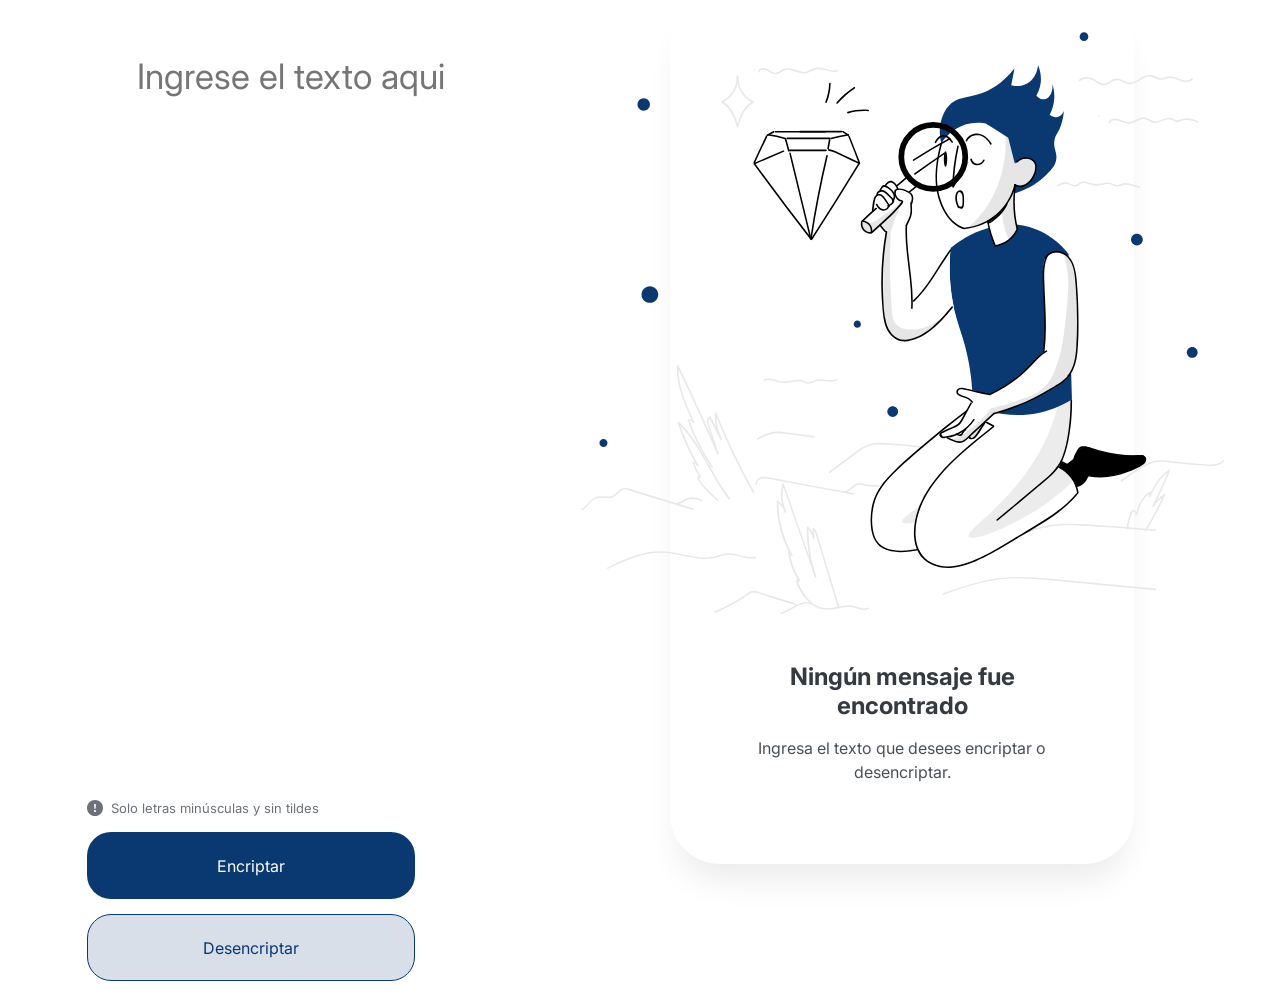
<file: index.html>
<!DOCTYPE html>
<html lang="en">
<head>
    <meta charset="UTF-8">
    <meta http-equiv="X-UA-Compatible" content="IE=edge">
    <meta name="viewport" content="width=device-width, initial-scale=1.0">
    <link rel="stylesheet" href="https://cdnjs.cloudflare.com/ajax/libs/font-awesome/6.4.0/css/all.min.css">
    <link rel="stylesheet" href="./css/estilos.css">
    <title>Challenge01</title>
    <script src="./js/script.js" defer></script>
</head>
<body>
    <div class="grid">
        <div class="container1">
            <textarea id="inputText" placeholder="Ingrese el texto aqui"></textarea>
        </div>
        
        <div class="container2" id="container2">
            <div class="arriba" id="container2-arriba">
                <div class="muñeco">
                    <img src="./img/Muñeco.svg" alt="Muñeco">
                </div>
            </div>
            <div class="abajo" id="container2-abajo">
                <h2>Ningún mensaje fue encontrado</h2>
                <p>Ingresa el texto que desees encriptar o desencriptar.</p>
            </div>
        </div>
        
        <div class="container3">
            <div class="alert" id="alert">
                    <img src="./img/Vector2.svg" alt="">
                    <p>Solo letras minúsculas y sin tildes</p>
            </div>
            <div class="buttons">
                <button id="encriptar" onclick="encriptar()">Encriptar</button>
                <button id="desencriptar" onclick="desencriptar()">Desencriptar</button>
            </div>
        </div>
    </div>
</body>
</file>
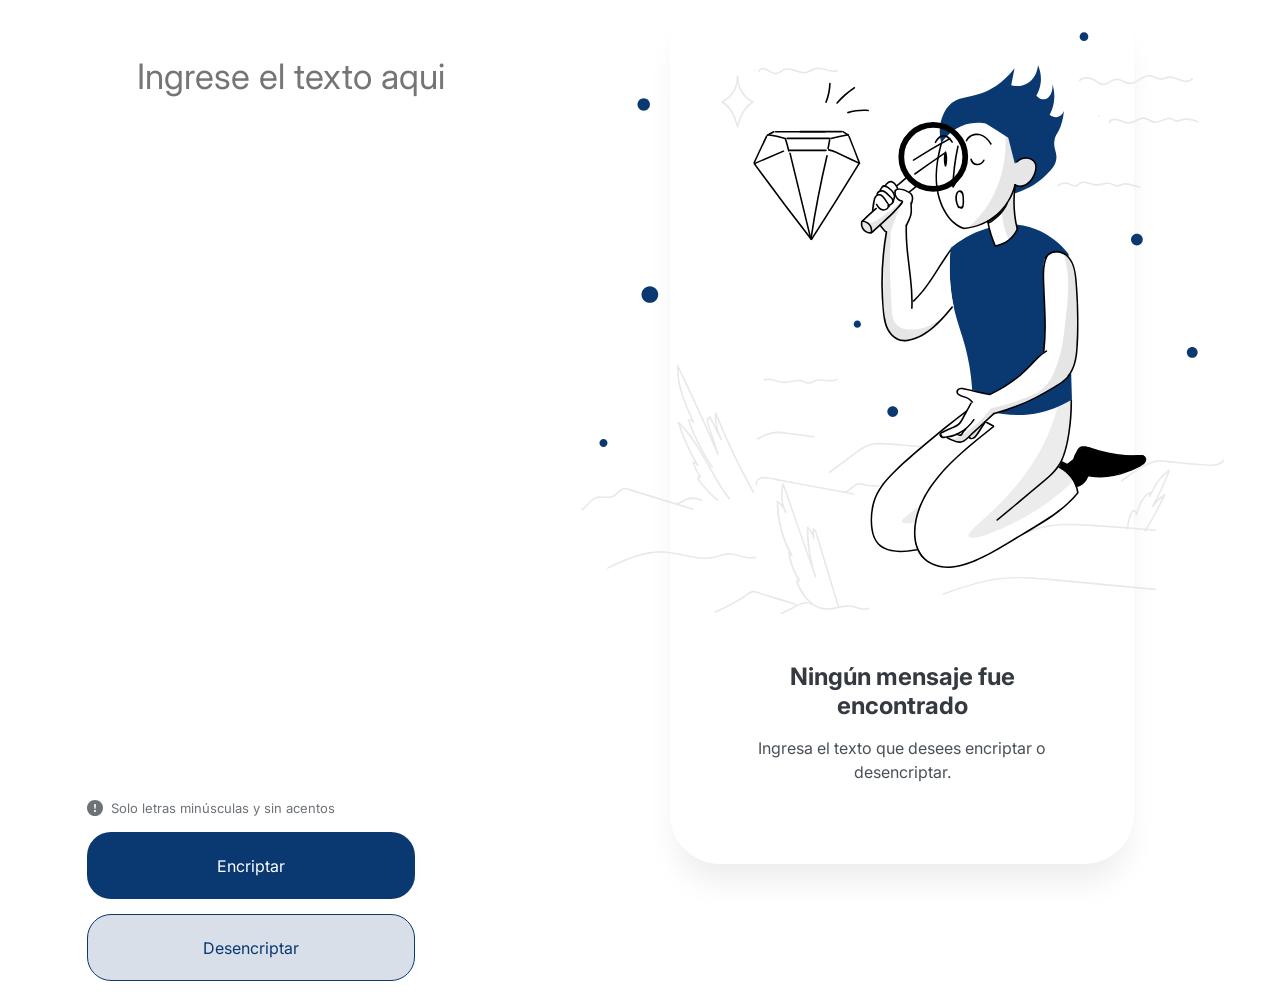
<file: index2.0.html>
<!DOCTYPE html>
<html lang="en">
<head>
    <meta charset="UTF-8">
    <meta http-equiv="X-UA-Compatible" content="IE=edge">
    <meta name="viewport" content="width=device-width, initial-scale=1.0">
    <link rel="stylesheet" href="https://cdnjs.cloudflare.com/ajax/libs/font-awesome/6.4.0/css/all.min.css">
    <link rel="stylesheet" href="./css/estilos.css">
    <title>Challenge01</title>
    <script src="./js/script.js" defer></script>
</head>
<body>
    <div class="grid">
        <div class="container1">
            <textarea id="inputText" placeholder="Ingrese el texto aqui"></textarea>
        </div>
        
        <div class="container2" id="container2">
            <div class="arriba" id="container2-arriba">
                <div class="muñeco">
                    <img src="./img/Muñeco.svg" alt="Muñeco">
                </div>
            </div>
            <div class="abajo" id="container2-abajo">
                <h2>Ningún mensaje fue encontrado</h2>
                <p>Ingresa el texto que desees encriptar o desencriptar.</p>
            </div>
        </div>
        
        <div class="container3">
            <div class="alert" id="alert">
                    <img src="./img/Vector2.svg" alt="">
                    <p>Solo letras minúsculas y sin acentos</p>
            </div>
            <div class="buttons">
                <button id="encriptar" onclick="encriptar()">Encriptar</button>
                <button id="desencriptar" onclick="desencriptar()">Desencriptar</button>
            </div>
        </div>
    </div>
</body>
</file>
<file: css/estilos.css>
@import url('https://fonts.googleapis.com/css2?family=Inter&display=swap');

*{
    margin: 0;
    padding: 0;
    font-family: "Inter";
    font-style: normal;
}

.grid{
    display: grid;
    grid-template-columns: 0.3fr 1fr 1fr 1fr 0.5fr;
    grid-template-rows: 1fr 5fr 1fr 1fr;
    height: 100vh;
    grid-template-areas: 
        ". . . . ."
        ". container1 container1 container2 ."
        ". container3 container3 container2 ."
        ". . . . .";
}

.container1{
    /* Grid Area */
    display: flex;
    justify-content: start;
    grid-area: container1;
}

#inputText{
    width: 700px;
    height: 700px;
    padding: 50px;

    resize: none;
    font-style: normal;
    font-weight: 400;
    font-size: 35px;
    line-height: 150%;
    border-radius: 50px;
    border: none;
    color: #0A3871;
}

.container2{

    /* Grid Area */
    display: grid;
    grid-template-rows: 4fr 1.5fr;
    grid-template-areas: 
        "arriba"
        "abajo";
    grid-area: container2;

    width: 400px;
    height: 800px;
    padding: 2rem;

    border-radius: 50px;
    background: #FFFFFF;
    /* shadow */
    box-shadow: 0px 24px 32px -8px rgba(0, 0, 0, 0.08);
}

.arriba{
    display: flex;
    font-size: 32px;
    font-weight: normal;
    color: #0A3871
}

.abajo{
    grid-area: abajo;
    display: flex;
    text-align: center;
    justify-content: center;
    gap: 1rem;
    flex-wrap: wrap;
    align-content: center;
}


.muñeco{
    width: 100%;
    display: flex;
    justify-content: center;
    grid-area: arriba;
}

.abajo h2{
    width: 336px;
    height: 58px;
    font-weight: 700;
    font-size: 24px;
 
    /* Gray/gray-500 */
    color: #343A40;
}

.abajo p{
    width: 336px;
    height: 48px;
    font-weight: 400;
    font-size: 16px;
    line-height: 150%;

    /* Gray/gray-400 */
    color: #495057;
}

.copiar{
    grid-area: abajo;

    color: #FFFFFF;
    font-size: 16px;
    width: 150px;
    height: 67px;
    cursor: pointer;
    background: #0A3871;
    border-radius: 24px;
    border: none;
}

.fa-check {
    z-index: 1000;
    color: #FFFFFF;
    font-size: 30px;
}

.container3{
    display: grid;
    grid-template-columns: fr 1fr 1fr 0.5fr;
    grid-template-rows: 0.2fr 1fr;
    grid-template-areas: 
        "alert alert ."
        "buttons buttons .";

    /* Grid Area */
    grid-area: container3;
    gap: 1rem;
}

.buttons{
    display: flex;
    flex-wrap: wrap;
    column-gap: 24px;
    row-gap: 15px;
    grid-area: buttons;
}

.alert{
    grid-area: alert;
    display: flex;
    flex-direction: row;
    align-items: flex-end;
    gap: 8px;
    font-size: 13px;
    font-weight: 400;
    color: #495057;
    opacity: 0.8;
}

.buttons #encriptar{
    width: 328px;
    height: 67px;
    cursor: pointer;
    background: #0A3871;
    border-radius: 24px;
    border: none;

    color: #FFFFFF;
    font-size: 16px
}

.buttons #desencriptar{
    width: 328px;
    height: 67px;
    cursor: pointer;

    background: #D8DFE8;
    border: 1px solid #0A3871;
    border-radius: 24px;

    color: #0A3871;
    font-size: 16px
}


@media screen and (max-width: 960px){
    .grid{
        grid-template-columns: 1fr 1fr;
        grid-template-rows: 1fr 3fr 1fr 2fr;
        grid-template-areas: 
            ". ."
            "container1 container1"
            "container3 container3"
            "container2 container2";
        row-gap: 10px;
        justify-items: center;
    }
    
    .container1{
        display: flex;
        justify-content: center;
    }
    #inputText{
        width: 688px;
        height: 288px;  
    }
    .container3{
        display: grid;
        grid-template-rows: 0.2fr 1fr;
        grid-template-areas:
        "alert"
        "buttons";
        justify-content: center;
    }
    .container2{
        display: flex;
        flex-direction: column;
        justify-content: flex-start;
        padding: 32px;
        gap: 32px;

        width: 688px;
        height: auto;
        margin-bottom: 40px;
        justify-content: center;
        box-shadow: 0px 24px 32px -8px rgba(0, 0, 0, 0.08);
    }
    .abajo h2{
        width: 624px;
        height: 29px;
    }
    .abajo p{
        width: 624px;
        height: 24px;   
    }
    .muñeco{
        display: none;
    }
    
}

@media screen and (max-width: 480px) {
    .grid{
        grid-template-columns: 1fr;
        grid-template-rows: 0.5fr 2fr 1fr 1fr;
        grid-template-areas: 
            ". ."
            "container1"
            "container3"
            "container2";
        row-gap: 10px;
        justify-items: center;
    }
    .container1{
        width: 343px;
    }
    .container3{
        display: flex;
        flex-wrap: wrap;
    }
    .buttons{
        display: flex;
        justify-content: center;
    }
    .container2{
        width: 343px;
    }
    .abajo h2{
        width: 263px;
        height: 58px;
    }
    .abajo p{
        width: 263px;
        height: 48px;   
    }
}
</file>
